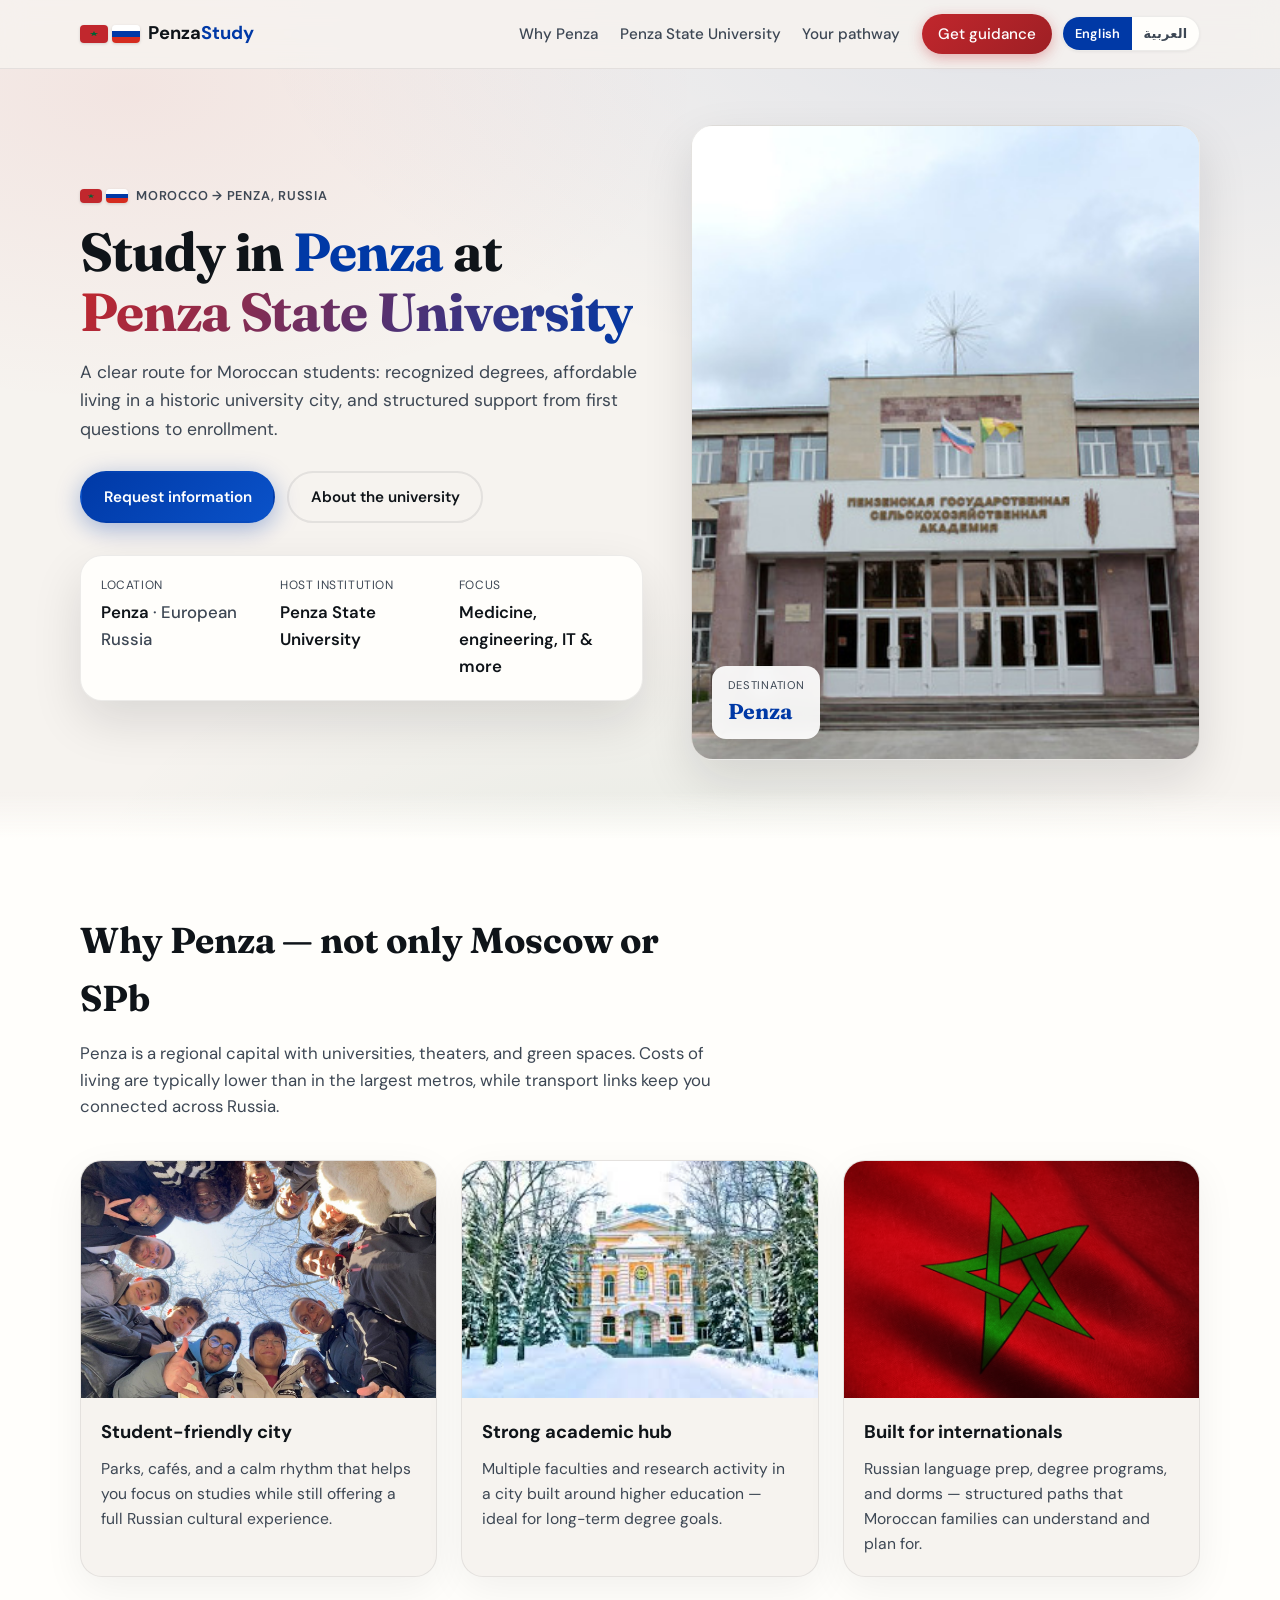
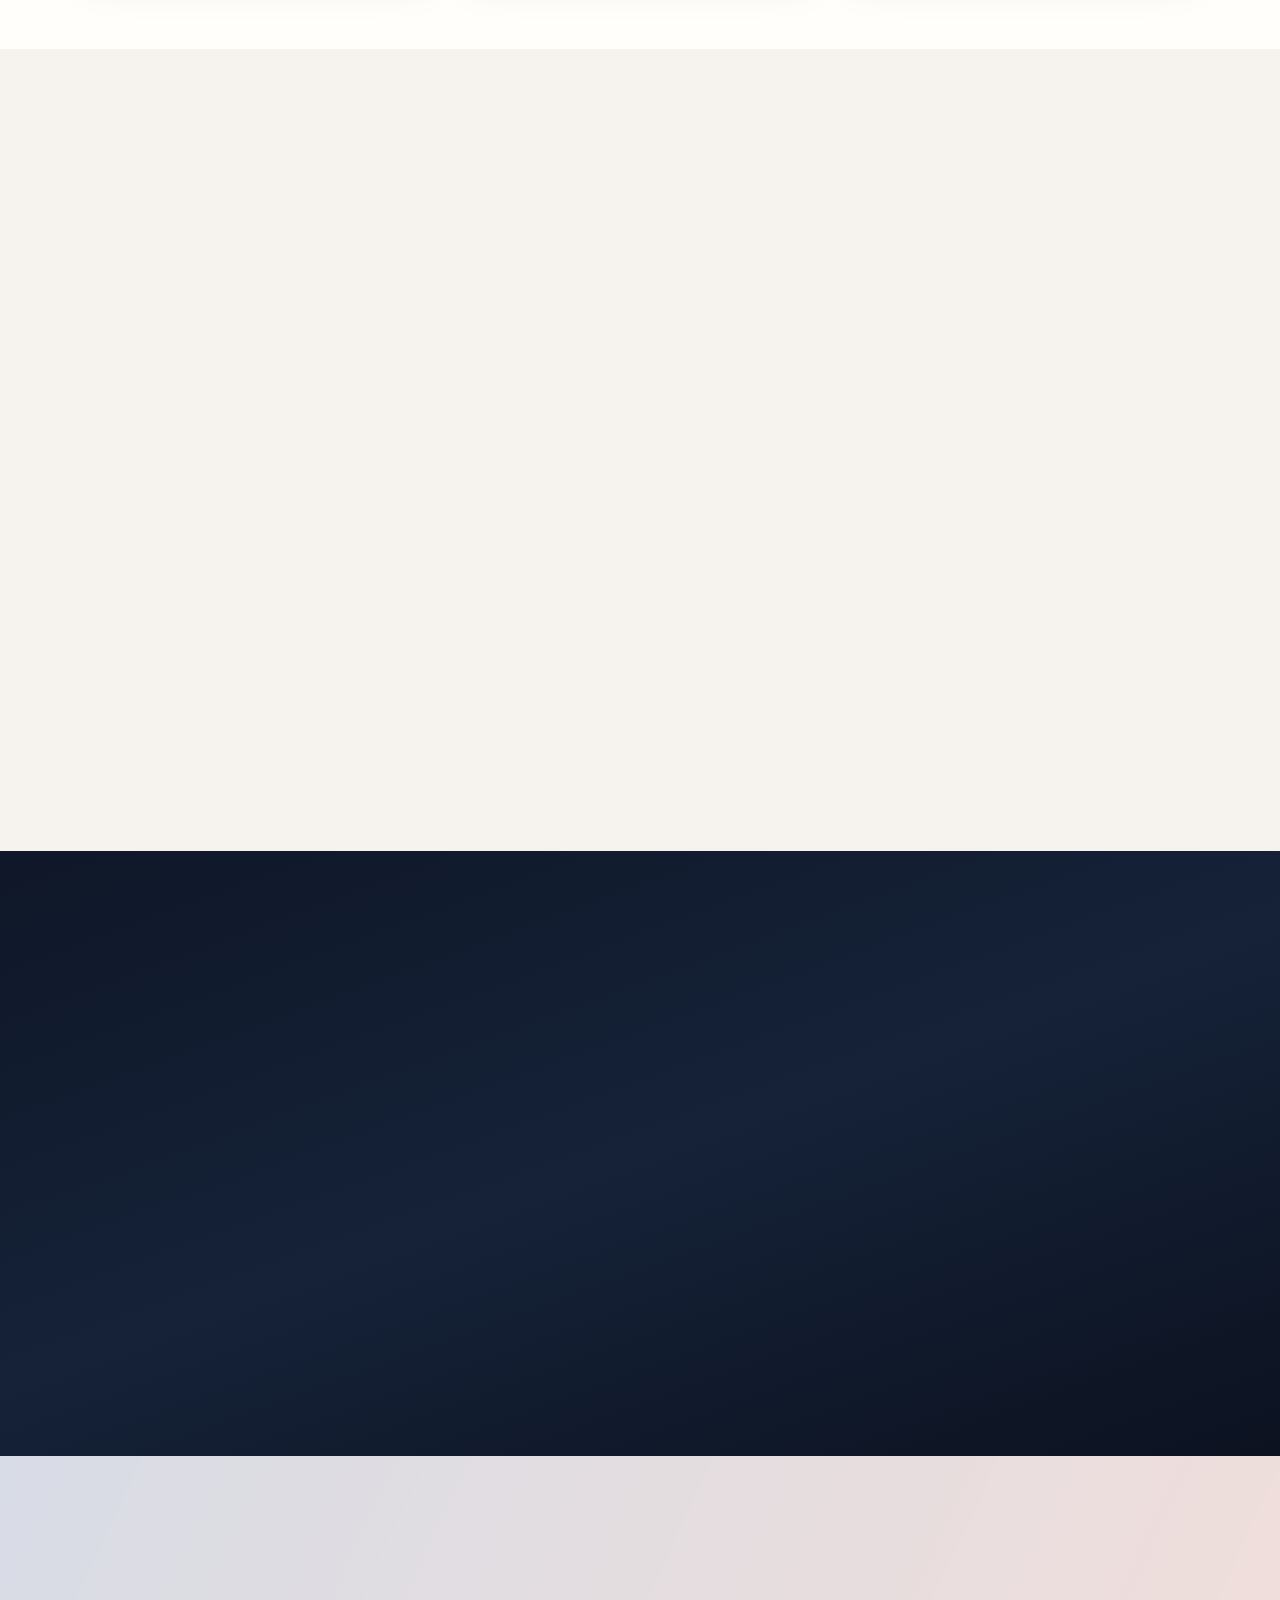
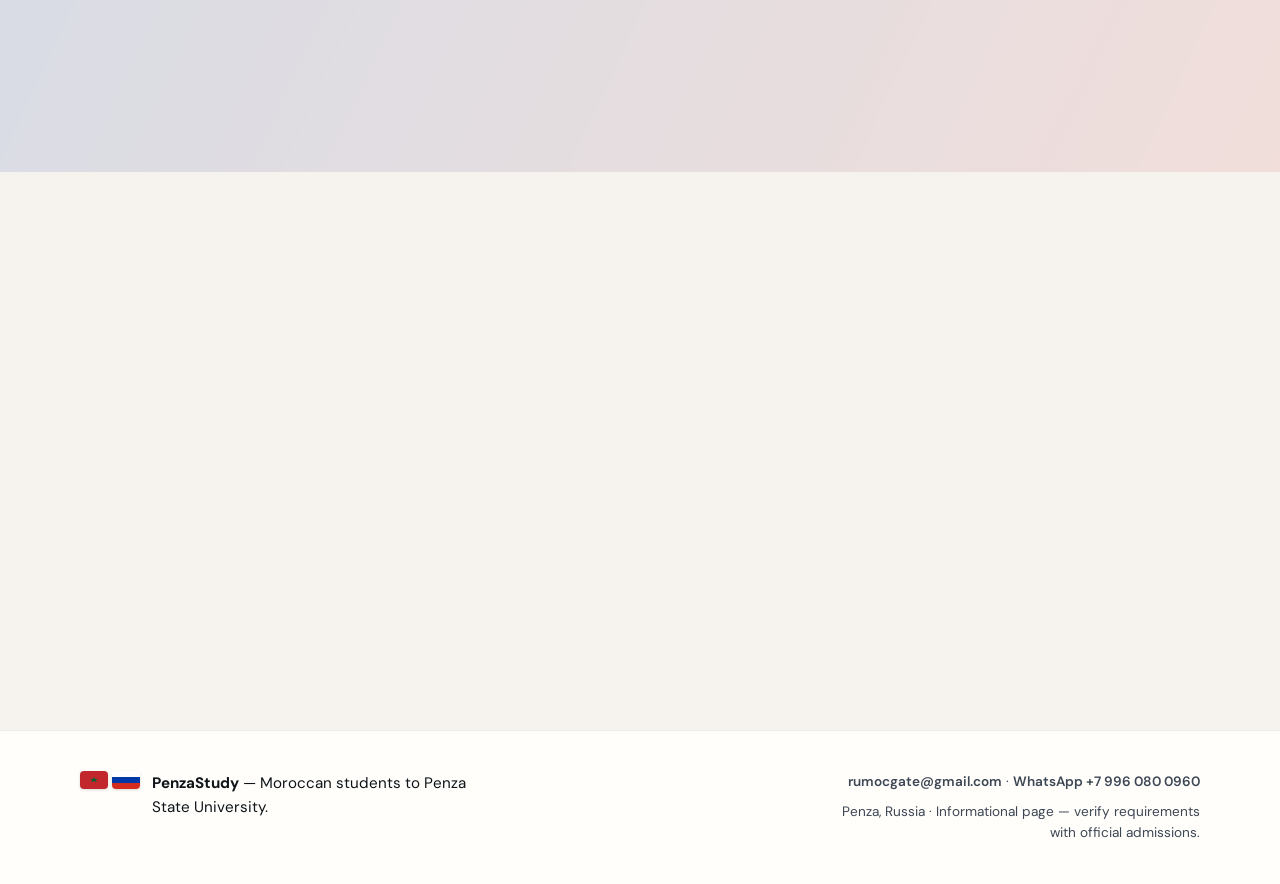
<file: index.html>
<!DOCTYPE html>
<html lang="en">
<head>
  <meta charset="UTF-8" />
  <meta name="viewport" content="width=device-width, initial-scale=1.0, viewport-fit=cover" />
  <title>Study in Penza — Penza State University | Morocco → Russia</title>
  <meta id="meta-desc" name="description" content="Moroccan students: study in Penza, Russia at Penza State University. Programs, admissions support, and life in Penza." />
  <link rel="preconnect" href="https://fonts.googleapis.com" />
  <link rel="preconnect" href="https://fonts.gstatic.com" crossorigin />
  <link href="https://fonts.googleapis.com/css2?family=DM+Sans:ital,opsz,wght@0,9..40,400;0,9..40,500;0,9..40,600;0,9..40,700;1,9..40,400&family=Fraunces:opsz,wght@9..144,600;9..144,700&family=Noto+Sans+Arabic:wght@400;500;600;700&display=swap" rel="stylesheet" />
  <link rel="stylesheet" href="style.css" />
</head>
<body>
  <div class="bg-gradient" aria-hidden="true"></div>

  <header class="header">
    <div class="container header__inner">
      <a href="#top" class="logo" id="top">
        <span class="logo__flags" aria-hidden="true">
          <span class="flag flag--ma" data-i18n-title="title_ma"></span>
          <span class="flag flag--ru" data-i18n-title="title_ru"></span>
        </span>
        <span class="logo__text"><span data-i18n="logo_pen">Penza</span><span class="logo__accent" data-i18n="logo_study">Study</span></span>
      </a>
      <div class="header__cluster">
        <button type="button" class="nav-toggle" aria-label="Open menu" aria-expanded="false">
          <span></span><span></span><span></span>
        </button>
        <nav class="nav" aria-label="Main">
          <a href="#why-penza" data-i18n="nav_why">Why Penza</a>
          <a href="#university" data-i18n="nav_univ">Penza State University</a>
          <a href="#pathway" data-i18n="nav_path">Your pathway</a>
          <a href="#contact" class="nav__cta" data-i18n="nav_cta">Get guidance</a>
        </nav>
        <div class="lang-switch" role="group" aria-label="Language">
          <button type="button" class="lang-switch__btn is-active" data-set-lang="en" aria-pressed="true">English</button>
          <button type="button" class="lang-switch__btn" data-set-lang="ar" aria-pressed="false">العربية</button>
        </div>
      </div>
    </div>
  </header>

  <main>
    <section class="hero">
      <div class="container hero__grid">
        <div class="hero__content">
          <p class="eyebrow reveal" data-reveal>
            <span class="eyebrow__flags" aria-hidden="true"><span class="flag flag--ma flag--sm"></span><span class="flag flag--ru flag--sm"></span></span>
            <span data-i18n="eyebrow">Morocco → Penza, Russia</span>
          </p>
          <h1 class="hero__title reveal" data-reveal data-i18n-html="hero_title"></h1>
          <p class="hero__lead reveal" data-reveal data-i18n="hero_lead">
            A clear route for Moroccan students: recognized degrees, affordable living in a historic university city, and structured support from first questions to enrollment.
          </p>
          <div class="hero__actions reveal" data-reveal>
            <a href="#contact" class="btn btn--primary" data-i18n="btn_request">Request information</a>
            <a href="#university" class="btn btn--ghost" data-i18n="btn_about">About the university</a>
          </div>
          <dl class="hero__stats reveal" data-reveal>
            <div><dt data-i18n="stat_loc">Location</dt><dd><span data-i18n="stat_loc_city">Penza</span> <span class="muted" data-i18n="stat_loc_muted">· European Russia</span></dd></div>
            <div><dt data-i18n="stat_host">Host institution</dt><dd data-i18n="stat_host_dd">Penza State University</dd></div>
            <div><dt data-i18n="stat_focus">Focus</dt><dd data-i18n="stat_focus_dd">Medicine, engineering, IT &amp; more</dd></div>
          </dl>
        </div>
        <div class="hero__visual reveal" data-reveal>
          <div class="hero__card float-slow">
            <img src="images/pgsha15102015.jpg" alt="Penza State University — study destination" data-i18n-alt="hero_img_alt" class="hero__img" width="640" height="720" />
            <div class="hero__badge">
              <span class="hero__badge-label" data-i18n="hero_badge_label">Destination</span>
              <span class="hero__badge-value" data-i18n="hero_badge_value">Penza</span>
            </div>
          </div>
        </div>
      </div>
      <div class="hero__wave" aria-hidden="true"></div>
    </section>

    <section class="section section--alt" id="why-penza">
      <div class="container">
        <header class="section__head reveal" data-reveal>
          <h2 data-i18n="why_title">Why Penza — not only Moscow or SPb</h2>
          <p class="section__sub" data-i18n="why_sub">Penza is a regional capital with universities, theaters, and green spaces. Costs of living are typically lower than in the largest metros, while transport links keep you connected across Russia.</p>
        </header>
        <div class="cards">
          <article class="card reveal" data-reveal>
            <div class="card__media">
              <img src="images/whatsapp_image_2025_02_28_at_15_15_24_2_.jpeg" alt="Life and public spaces in Penza" data-i18n-alt="card1_alt" width="480" height="320" loading="lazy" />
            </div>
            <h3 data-i18n="card1_h">Student-friendly city</h3>
            <p data-i18n="card1_p">Parks, cafés, and a calm rhythm that helps you focus on studies while still offering a full Russian cultural experience.</p>
          </article>
          <article class="card reveal" data-reveal>
            <div class="card__media">
              <img src="images/images.jpg" alt="Penza State University — campus and student life" data-i18n-alt="card2_alt" width="480" height="320" loading="lazy" />
            </div>
            <h3 data-i18n="card2_h">Strong academic hub</h3>
            <p data-i18n="card2_p">Multiple faculties and research activity in a city built around higher education — ideal for long-term degree goals.</p>
          </article>
          <article class="card reveal" data-reveal>
            <div class="card__media">
              <img src="images/closeup-shot-waving-flag-morocco-with-interesting-textures.jpg" alt="Morocco — students heading to study in Russia" data-i18n-alt="card3_alt" width="480" height="320" loading="lazy" />
            </div>
            <h3 data-i18n="card3_h">Built for internationals</h3>
            <p data-i18n="card3_p">Russian language prep, degree programs, and dorms — structured paths that Moroccan families can understand and plan for.</p>
          </article>
        </div>
      </div>
    </section>

    <section class="section" id="university">
      <div class="container split">
        <div class="split__text reveal" data-reveal>
          <h2 data-i18n="uni_h">Penza State University</h2>
          <p class="lead" data-i18n-html="uni_lead"><strong>Penza State University</strong> (Пензенский государственный университет) is the flagship public university in Penza Oblast. It offers undergraduate and graduate programs across sciences, engineering, medicine-related tracks, economics, humanities, and education — with pathways designed for international applicants.</p>
          <ul class="checks">
            <li data-i18n="check1">Recognized degrees and campus infrastructure in Penza city center area</li>
            <li data-i18n="check2">Russian language courses and degree programs taught according to federal standards</li>
            <li data-i18n="check3">Student housing options and on-campus services for enrolled students</li>
            <li data-i18n="check4">Regional networking — internships and local industry ties in Penza</li>
          </ul>
          <a href="#contact" class="btn btn--secondary" data-i18n="btn_programs">Talk about programs</a>
        </div>
        <figure class="split__figure reveal" data-reveal>
          <img src="images/pgsha15102015.jpg" alt="Penza State University" data-i18n-alt="uni_img_alt" loading="lazy" decoding="async" />
          <figcaption class="split__caption" data-i18n="uni_caption">Penza State University · Penza, Russia</figcaption>
        </figure>
      </div>
    </section>

    <section class="section section--dark" id="pathway">
      <div class="container">
        <header class="section__head section__head--light reveal" data-reveal>
          <h2 data-i18n="path_title">Your pathway from Morocco</h2>
          <p class="section__sub" data-i18n="path_sub">A simple outline — exact steps depend on faculty and year; we help you align documents and timelines.</p>
        </header>
        <ol class="timeline">
          <li class="timeline__item reveal" data-reveal>
            <span class="timeline__step">01</span>
            <h3 data-i18n="t1_h">Choose program &amp; intake</h3>
            <p data-i18n="t1_p">Select field (e.g. general medicine, engineering, IT), language of instruction goal, and target semester.</p>
          </li>
          <li class="timeline__item reveal" data-reveal>
            <span class="timeline__step">02</span>
            <h3 data-i18n="t2_h">Documents &amp; legalization</h3>
            <p data-i18n="t2_p">Secondary school certificate, passport, translations/apostille as required — prepared for Penza State University admissions.</p>
          </li>
          <li class="timeline__item reveal" data-reveal>
            <span class="timeline__step">03</span>
            <h3 data-i18n="t3_h">Invitation &amp; visa</h3>
            <p data-i18n="t3_p">Enrollment steps leading to invitation letter and Russian student visa application in Morocco.</p>
          </li>
          <li class="timeline__item reveal" data-reveal>
            <span class="timeline__step">04</span>
            <h3 data-i18n="t4_h">Arrival in Penza</h3>
            <p data-i18n="t4_p">Registration, dorm or housing, orientation — start classes at Penza State University with clarity.</p>
          </li>
        </ol>
      </div>
    </section>

    <section class="section cta-band">
      <div class="container cta-band__inner reveal" data-reveal>
        <div class="cta-band__text">
          <h2 data-i18n="cta_h">Ready to plan Penza State University?</h2>
          <p data-i18n="cta_p">Email or message us on WhatsApp — we’ll answer questions about Penza, programs, and budgets for Moroccan families.</p>
        </div>
        <a href="#contact" class="btn btn--light btn--pulse" data-i18n="cta_btn">Start the conversation</a>
      </div>
    </section>

    <section class="section" id="contact">
      <div class="container narrow">
        <header class="section__head reveal" data-reveal>
          <h2 data-i18n="contact_h">Get guidance</h2>
          <p class="section__sub" data-i18n="contact_sub">Reach out by email or WhatsApp — we reply with next steps for Penza State University and life in Penza.</p>
        </header>
        <div class="contact-card reveal" data-reveal>
          <div class="contact-card__actions">
            <a class="btn btn--primary contact-card__btn" id="contact-email-btn" href="https://mail.google.com/mail/?view=cm&amp;fs=1&amp;to=rumocgate@gmail.com&amp;su=Inquiry%20%E2%80%94%20Study%20in%20Penza%20%2F%20Penza%20State%20University" target="_blank" rel="noopener noreferrer" data-i18n="email_btn_label">Email rumocgate@gmail.com</a>
            <a class="btn btn--whatsapp contact-card__btn" href="https://wa.me/79960800960" target="_blank" rel="noopener noreferrer" data-i18n="wa_btn_label">WhatsApp +7&nbsp;996&nbsp;080&nbsp;0960</a>
          </div>
          <p class="contact-card__hint" data-i18n="contact_hint">Tip: in your first message, mention your program interest and when you hope to start.</p>
        </div>
      </div>
    </section>
  </main>

  <footer class="footer">
    <div class="container footer__inner">
      <div class="footer__brand">
        <span class="logo__flags" aria-hidden="true">
          <span class="flag flag--ma"></span>
          <span class="flag flag--ru"></span>
        </span>
        <p><strong>PenzaStudy</strong> — <span data-i18n="footer_line">Moroccan students to Penza State University.</span></p>
      </div>
      <div class="footer__meta">
        <p class="footer__contact-line"><a href="https://mail.google.com/mail/?view=cm&amp;fs=1&amp;to=rumocgate@gmail.com&amp;su=Inquiry%20%E2%80%94%20Study%20in%20Penza%20%2F%20Penza%20State%20University" id="footer-email-link" target="_blank" rel="noopener noreferrer">rumocgate@gmail.com</a> · <a href="https://wa.me/79960800960" target="_blank" rel="noopener noreferrer"><span data-i18n="footer_wa">WhatsApp +7&nbsp;996&nbsp;080&nbsp;0960</span></a></p>
        <p data-i18n="footer_disclaimer">Penza, Russia · Informational page — verify requirements with official admissions.</p>
      </div>
    </div>
  </footer>

  <script src="main.js"></script>
</body>
</html>
</file>
<file: style.css>
/* Penza / Penza State University — Moroccan → Russia landing */

:root {
  --ma-red: #c1272d;
  --ma-green: #006233;
  --ru-white: #ffffff;
  --ru-blue: #0039a6;
  --ru-red: #d52b1e;
  --ink: #0f1419;
  --ink-soft: #3d4754;
  --surface: #f6f3ef;
  --surface-2: #fffefb;
  --line: rgba(15, 20, 25, 0.08);
  --shadow: 0 20px 50px rgba(15, 20, 25, 0.12);
  --radius: 14px;
  --radius-lg: 22px;
  --font: "DM Sans", system-ui, sans-serif;
  --font-display: "Fraunces", Georgia, serif;
  --ease-out: cubic-bezier(0.22, 1, 0.36, 1);
}

*,
*::before,
*::after {
  box-sizing: border-box;
}

html {
  scroll-behavior: smooth;
}

body {
  margin: 0;
  font-family: var(--font);
  font-size: 1.05rem;
  line-height: 1.6;
  color: var(--ink);
  background: var(--surface);
  overflow-x: hidden;
}

.bg-gradient {
  position: fixed;
  inset: 0;
  z-index: -2;
  background:
    radial-gradient(120% 80% at 85% 0%, rgba(0, 57, 166, 0.09), transparent 55%),
    radial-gradient(90% 70% at 10% 10%, rgba(193, 39, 45, 0.07), transparent 50%),
    radial-gradient(80% 60% at 50% 100%, rgba(0, 98, 51, 0.06), transparent 55%),
    var(--surface);
}

img {
  max-width: 100%;
  height: auto;
  display: block;
}

a {
  color: var(--ru-blue);
  text-decoration: none;
}

a:hover {
  text-decoration: underline;
}

.container {
  width: min(1120px, 100% - 2.5rem);
  margin-inline: auto;
}

.narrow {
  width: min(560px, 100% - 2.5rem);
}

/* Flags — CSS + clip for Morocco star approximation */
.flag {
  display: inline-block;
  border-radius: 4px;
  box-shadow: 0 1px 3px rgba(0, 0, 0, 0.15);
}

.flag--sm {
  width: 22px;
  height: 14px;
  vertical-align: middle;
}

.flag:not(.flag--sm) {
  width: 28px;
  height: 18px;
}

.flag--ma {
  background: var(--ma-red);
  position: relative;
}

.flag--ma::after {
  content: "";
  position: absolute;
  inset: 0;
  margin: auto;
  width: 32%;
  height: 32%;
  background: var(--ma-green);
  clip-path: polygon(
    50% 0%,
    61% 35%,
    98% 35%,
    68% 57%,
    79% 91%,
    50% 70%,
    21% 91%,
    32% 57%,
    2% 35%,
    39% 35%
  );
}

.flag--ru {
  background: linear-gradient(
    to bottom,
    var(--ru-white) 0%,
    var(--ru-white) 33.33%,
    var(--ru-blue) 33.33%,
    var(--ru-blue) 66.66%,
    var(--ru-red) 66.66%
  );
}

.logo__flags {
  display: inline-flex;
  gap: 4px;
  align-items: center;
}

/* Header */
.header {
  position: sticky;
  top: 0;
  z-index: 100;
  background: rgba(246, 243, 239, 0.85);
  backdrop-filter: blur(12px);
  border-bottom: 1px solid var(--line);
}

/* establish positioning for mobile nav dropdown */
.header .container {
  position: relative;
}

.header__inner {
  display: flex;
  align-items: center;
  justify-content: space-between;
  gap: 1rem;
  padding-block: 0.85rem;
}

.header__cluster {
  display: flex;
  align-items: center;
  gap: 0.65rem;
  flex-wrap: nowrap;
}

.lang-switch {
  display: inline-flex;
  border-radius: 999px;
  border: 1px solid var(--line);
  background: var(--surface-2);
  box-shadow: 0 1px 3px rgba(15, 20, 25, 0.06);
  overflow: hidden;
  flex-shrink: 0;
}

.lang-switch__btn {
  margin: 0;
  padding: 0.38rem 0.72rem;
  border: 0;
  cursor: pointer;
  font: inherit;
  font-size: 0.8rem;
  font-weight: 600;
  letter-spacing: 0.02em;
  background: transparent;
  color: var(--ink-soft);
  transition: background 0.2s, color 0.2s;
}

.lang-switch__btn:hover {
  color: var(--ink);
  background: rgba(15, 20, 25, 0.04);
}

.lang-switch__btn.is-active {
  background: var(--ru-blue);
  color: #fff;
}

.lang-switch__btn.is-active:hover {
  color: #fff;
  background: #0a52c9;
}

.logo {
  display: inline-flex;
  align-items: center;
  gap: 0.5rem;
  font-weight: 700;
  font-size: 1.15rem;
  color: var(--ink);
  text-decoration: none;
}

.logo:hover {
  text-decoration: none;
}

.logo__accent {
  color: var(--ru-blue);
  font-weight: 700;
}

.nav {
  display: flex;
  align-items: center;
  gap: 1.35rem;
  flex-wrap: wrap;
}

.nav a {
  color: var(--ink-soft);
  font-weight: 500;
  font-size: 0.95rem;
  text-decoration: none;
}

.nav a:hover {
  color: var(--ink);
  text-decoration: none;
}

.nav__cta {
  padding: 0.5rem 1rem;
  border-radius: 999px;
  background: linear-gradient(135deg, var(--ma-red), #9e1f24);
  color: #fff !important;
  box-shadow: 0 4px 14px rgba(193, 39, 45, 0.35);
  transition: transform 0.25s var(--ease-out), box-shadow 0.25s;
}

.nav__cta:hover {
  transform: translateY(-1px);
  box-shadow: 0 8px 22px rgba(193, 39, 45, 0.35);
  color: #fff !important;
}

.nav-toggle {
  display: none;
  flex-direction: column;
  gap: 5px;
  background: none;
  border: 0;
  padding: 0.5rem;
  cursor: pointer;
}

.nav-toggle span {
  display: block;
  width: 22px;
  height: 2px;
  background: var(--ink);
  border-radius: 1px;
  transition: transform 0.25s var(--ease-out), opacity 0.2s;
}

@media (max-width: 768px) {
  .nav-toggle {
    display: flex;
  }

  .nav {
    position: absolute;
    top: 100%;
    left: 0;
    right: 0;
    flex-direction: column;
    align-items: stretch;
    padding: 1rem 1.25rem 1.25rem;
    background: var(--surface-2);
    border-bottom: 1px solid var(--line);
    gap: 0;
    max-height: 0;
    overflow: hidden;
    opacity: 0;
    pointer-events: none;
    transition: max-height 0.35s var(--ease-out), opacity 0.25s;
  }

  .nav.is-open {
    max-height: 320px;
    opacity: 1;
    pointer-events: auto;
  }

  .nav a {
    padding: 0.65rem 0;
    border-bottom: 1px solid var(--line);
  }

  .nav a:last-child {
    border-bottom: 0;
    margin-top: 0.5rem;
    text-align: center;
  }
}

/* Hero */
.hero {
  position: relative;
  padding-block: 3.5rem 5rem;
}

.hero__grid {
  display: grid;
  grid-template-columns: 1.05fr 0.95fr;
  gap: 3rem;
  align-items: center;
}

@media (max-width: 900px) {
  .hero__grid {
    grid-template-columns: 1fr;
  }
}

.eyebrow {
  display: inline-flex;
  align-items: center;
  gap: 0.5rem;
  font-size: 0.8rem;
  font-weight: 600;
  letter-spacing: 0.06em;
  text-transform: uppercase;
  color: var(--ink-soft);
  margin: 0 0 1rem;
}

.eyebrow__flags {
  display: inline-flex;
  gap: 4px;
}

.hero__title {
  font-family: var(--font-display);
  font-size: clamp(2.2rem, 4.5vw, 3.35rem);
  line-height: 1.12;
  font-weight: 700;
  margin: 0 0 1rem;
  letter-spacing: -0.02em;
}

.hero__title em {
  font-style: normal;
  color: var(--ru-blue);
}

.hero__title strong {
  font-weight: 700;
  background: linear-gradient(120deg, var(--ma-red), var(--ru-blue));
  -webkit-background-clip: text;
  background-clip: text;
  color: transparent;
}

.hero__lead {
  margin: 0 0 1.75rem;
  color: var(--ink-soft);
  font-size: 1.1rem;
  max-width: 34em;
}

.hero__actions {
  display: flex;
  flex-wrap: wrap;
  gap: 0.75rem;
  margin-bottom: 2rem;
}

.btn {
  display: inline-flex;
  align-items: center;
  justify-content: center;
  padding: 0.75rem 1.35rem;
  border-radius: 999px;
  font-weight: 600;
  font-size: 0.95rem;
  border: 2px solid transparent;
  cursor: pointer;
  text-decoration: none;
  transition: transform 0.25s var(--ease-out), box-shadow 0.25s, background 0.25s, border-color 0.25s;
  font-family: inherit;
}

.btn:hover {
  text-decoration: none;
}

.btn--primary {
  background: linear-gradient(135deg, var(--ru-blue), #0a52c9);
  color: #fff;
  box-shadow: 0 6px 24px rgba(0, 57, 166, 0.35);
}

.btn--primary:hover {
  transform: translateY(-2px);
  box-shadow: 0 12px 32px rgba(0, 57, 166, 0.4);
  color: #fff;
}

.btn--ghost {
  background: transparent;
  border-color: var(--line);
  color: var(--ink);
}

.btn--ghost:hover {
  border-color: var(--ink-soft);
  background: var(--surface-2);
  color: var(--ink);
}

.btn--secondary {
  background: var(--surface-2);
  border-color: var(--ru-blue);
  color: var(--ru-blue);
}

.btn--secondary:hover {
  background: rgba(0, 57, 166, 0.08);
  color: var(--ru-blue);
}

.btn--light {
  background: #fff;
  color: var(--ink);
  box-shadow: var(--shadow);
}

.btn--light:hover {
  transform: translateY(-2px);
  color: var(--ink);
}

.btn--block {
  width: 100%;
}

.btn--pulse {
  animation: pulse-soft 2.8s ease-in-out infinite;
}

@keyframes pulse-soft {
  0%,
  100% {
    box-shadow: 0 6px 24px rgba(255, 255, 255, 0.25);
  }
  50% {
    box-shadow: 0 10px 36px rgba(255, 255, 255, 0.45);
  }
}

.hero__stats {
  display: grid;
  grid-template-columns: repeat(auto-fit, minmax(160px, 1fr));
  gap: 1rem;
  margin: 0;
  padding: 1.25rem;
  background: var(--surface-2);
  border-radius: var(--radius-lg);
  border: 1px solid var(--line);
  box-shadow: var(--shadow);
}

.hero__stats dt {
  font-size: 0.75rem;
  text-transform: uppercase;
  letter-spacing: 0.05em;
  color: var(--ink-soft);
  margin: 0 0 0.25rem;
}

.hero__stats dd {
  margin: 0;
  font-weight: 600;
}

.muted {
  font-weight: 500;
  color: var(--ink-soft);
}

.hero__card {
  position: relative;
  border-radius: var(--radius-lg);
  overflow: hidden;
  box-shadow: var(--shadow);
  border: 1px solid var(--line);
  background: linear-gradient(145deg, var(--surface-2), #e8e4de);
}

.hero__img {
  width: 100%;
  aspect-ratio: 4 / 5;
  object-fit: cover;
}

.hero__badge {
  position: absolute;
  bottom: 1.25rem;
  left: 1.25rem;
  padding: 0.65rem 1rem;
  background: rgba(255, 255, 255, 0.92);
  backdrop-filter: blur(8px);
  border-radius: var(--radius);
  box-shadow: 0 8px 24px rgba(0, 0, 0, 0.1);
}

.hero__badge-label {
  display: block;
  font-size: 0.7rem;
  text-transform: uppercase;
  letter-spacing: 0.06em;
  color: var(--ink-soft);
}

.hero__badge-value {
  font-family: var(--font-display);
  font-size: 1.35rem;
  font-weight: 700;
  color: var(--ru-blue);
}

.float-slow {
  animation: float-y 7s ease-in-out infinite;
}

@keyframes float-y {
  0%,
  100% {
    transform: translateY(0);
  }
  50% {
    transform: translateY(-10px);
  }
}

.hero__wave {
  position: absolute;
  bottom: 0;
  left: 0;
  right: 0;
  height: 48px;
  background: linear-gradient(to top, var(--surface-2), transparent);
  pointer-events: none;
}

/* Sections */
.section {
  padding-block: 4.5rem;
}

.section--alt {
  background: var(--surface-2);
}

.section__head {
  max-width: 640px;
  margin-bottom: 2.5rem;
}

.section__head h2 {
  font-family: var(--font-display);
  font-size: clamp(1.75rem, 3vw, 2.25rem);
  margin: 0 0 0.75rem;
}

.section__sub {
  margin: 0;
  color: var(--ink-soft);
}

.section--dark {
  background: linear-gradient(160deg, #0f1728 0%, #152238 50%, #0c1220 100%);
  color: #e8ecf4;
}

.section--dark .section__sub {
  color: rgba(232, 236, 244, 0.78);
}

.section__head--light h2 {
  color: #fff;
}

.cards {
  display: grid;
  grid-template-columns: repeat(auto-fit, minmax(280px, 1fr));
  gap: 1.5rem;
}

.card {
  background: var(--surface);
  border-radius: var(--radius-lg);
  overflow: hidden;
  border: 1px solid var(--line);
  box-shadow: 0 12px 40px rgba(15, 20, 25, 0.06);
  transition: transform 0.35s var(--ease-out), box-shadow 0.35s;
}

.card:hover {
  transform: translateY(-6px);
  box-shadow: var(--shadow);
}

.card__media {
  aspect-ratio: 3 / 2;
  overflow: hidden;
  background: #ddd;
}

.card__media img {
  width: 100%;
  height: 100%;
  object-fit: cover;
  transition: transform 0.5s var(--ease-out);
}

.card:hover .card__media img {
  transform: scale(1.04);
}

.card h3 {
  margin: 0 0 0.5rem;
  padding: 0 1.25rem;
  padding-top: 1.25rem;
  font-size: 1.15rem;
}

.card p {
  margin: 0;
  padding: 0 1.25rem 1.25rem;
  color: var(--ink-soft);
  font-size: 0.98rem;
}

/* Split */
.split {
  display: grid;
  grid-template-columns: 1fr 1fr;
  gap: 3rem;
  align-items: center;
}

@media (max-width: 860px) {
  .split {
    grid-template-columns: 1fr;
  }
}

.split__text h2 {
  font-family: var(--font-display);
  font-size: clamp(1.75rem, 3vw, 2.2rem);
  margin: 0 0 1rem;
}

.lead {
  color: var(--ink-soft);
  margin: 0 0 1rem;
}

.checks {
  margin: 0 0 1.5rem;
  padding-left: 1.1rem;
  color: var(--ink-soft);
}

.checks li {
  margin-bottom: 0.5rem;
}

.split__figure {
  margin: 0;
  border-radius: var(--radius-lg);
  overflow: hidden;
  box-shadow: var(--shadow);
  border: 1px solid var(--line);
}

.split__figure img {
  width: 100%;
  aspect-ratio: 7 / 8;
  object-fit: cover;
}

.split__caption {
  padding: 0.75rem 1rem;
  font-size: 0.85rem;
  color: var(--ink-soft);
  background: var(--surface-2);
}

/* Timeline */
.timeline {
  list-style: none;
  margin: 0;
  padding: 0;
  display: grid;
  grid-template-columns: repeat(auto-fit, minmax(220px, 1fr));
  gap: 1.5rem;
}

.timeline__item {
  background: rgba(255, 255, 255, 0.06);
  border: 1px solid rgba(255, 255, 255, 0.1);
  border-radius: var(--radius-lg);
  padding: 1.5rem;
  position: relative;
  overflow: hidden;
}

.timeline__item::before {
  content: "";
  position: absolute;
  top: 0;
  left: 0;
  right: 0;
  height: 3px;
  background: linear-gradient(90deg, var(--ma-red), var(--ru-blue), var(--ru-red));
  opacity: 0.9;
}

.timeline__step {
  display: inline-block;
  font-size: 0.75rem;
  font-weight: 700;
  letter-spacing: 0.08em;
  color: rgba(255, 255, 255, 0.5);
  margin-bottom: 0.75rem;
}

.timeline__item h3 {
  margin: 0 0 0.5rem;
  font-size: 1.1rem;
}

.timeline__item p {
  margin: 0;
  font-size: 0.95rem;
  color: rgba(232, 236, 244, 0.82);
}

/* CTA band */
.cta-band {
  padding-block: 3rem;
  background: linear-gradient(115deg, rgba(0, 57, 166, 0.12), rgba(193, 39, 45, 0.1));
}

.cta-band__inner {
  display: flex;
  flex-wrap: wrap;
  align-items: center;
  justify-content: space-between;
  gap: 1.5rem;
  padding: 2rem 2.25rem;
  background: linear-gradient(135deg, #122042, #1a3a6e);
  border-radius: var(--radius-lg);
  color: #e8ecf4;
  box-shadow: var(--shadow);
}

.cta-band__text {
  max-width: 520px;
}

.cta-band__text h2 {
  font-family: var(--font-display);
  margin: 0 0 0.5rem;
  font-size: clamp(1.5rem, 2.5vw, 1.85rem);
}

.cta-band__text p {
  margin: 0;
  color: rgba(232, 236, 244, 0.85);
}

/* Contact */
.contact-card {
  background: var(--surface-2);
  padding: 2rem;
  border-radius: var(--radius-lg);
  border: 1px solid var(--line);
  box-shadow: var(--shadow);
}

.contact-card__actions {
  display: flex;
  flex-direction: column;
  gap: 0.85rem;
}

.contact-card__btn {
  text-align: center;
}

.btn--whatsapp {
  background: linear-gradient(135deg, #25d366, #128c4a);
  color: #fff !important;
  box-shadow: 0 6px 22px rgba(37, 211, 102, 0.35);
}

.btn--whatsapp:hover {
  transform: translateY(-2px);
  box-shadow: 0 10px 28px rgba(37, 211, 102, 0.4);
  color: #fff !important;
}

.contact-card__hint {
  margin: 1.25rem 0 0;
  font-size: 0.9rem;
  color: var(--ink-soft);
}

/* Footer */
.footer {
  padding-block: 2.5rem;
  border-top: 1px solid var(--line);
  background: var(--surface-2);
}

.footer__inner {
  display: flex;
  flex-wrap: wrap;
  gap: 1rem;
  justify-content: space-between;
  align-items: flex-start;
}

.footer__brand {
  display: flex;
  align-items: flex-start;
  gap: 0.75rem;
  max-width: 400px;
}

.footer__brand p {
  margin: 0;
  font-size: 0.95rem;
}

.footer__meta {
  max-width: 380px;
  font-size: 0.85rem;
  color: var(--ink-soft);
  text-align: right;
}

.footer__meta p {
  margin: 0 0 0.5rem;
}

.footer__meta p:last-child {
  margin-bottom: 0;
}

.footer__meta a {
  color: var(--ink-soft);
  font-weight: 600;
}

.footer__meta a:hover {
  color: var(--ru-blue);
}

@media (max-width: 640px) {
  .footer__meta {
    text-align: left;
  }
}

/* Mobile — comfortable phone browsing (desktop layout unchanged) */
@media (max-width: 768px) {
  body {
    padding-left: env(safe-area-inset-left);
    padding-right: env(safe-area-inset-right);
  }

  .header {
    padding-top: env(safe-area-inset-top);
  }

  .container,
  .narrow {
    width: calc(100% - 1.5rem);
  }

  .hero {
    padding-block: 2.25rem 3rem;
  }

  .hero__visual {
    order: -1;
    max-width: 22rem;
    margin-inline: auto;
  }

  .hero__title {
    font-size: clamp(1.65rem, 7vw, 2.25rem);
  }

  .hero__lead {
    font-size: 1rem;
    max-width: none;
  }

  .hero__actions {
    flex-direction: column;
    align-items: stretch;
  }

  .hero__actions .btn {
    width: 100%;
    min-height: 3rem;
  }

  .hero__stats {
    grid-template-columns: 1fr;
    gap: 0.85rem;
    padding: 1rem;
  }

  .section {
    padding-block: 3rem;
  }

  .section__head h2 {
    font-size: clamp(1.45rem, 5.5vw, 1.85rem);
  }

  .btn {
    min-height: 3rem;
    font-size: 0.95rem;
    -webkit-tap-highlight-color: transparent;
  }

  .nav a {
    min-height: 2.75rem;
    display: flex;
    align-items: center;
  }

  .nav.is-open {
    max-height: 22rem;
  }

  .lang-switch__btn {
    min-height: 2.75rem;
    padding-inline: 0.7rem;
  }

  .card:hover {
    transform: none;
  }

  .card:hover .card__media img {
    transform: none;
  }

  .split__figure {
    max-width: 22rem;
    margin-inline: auto;
  }

  .cta-band__inner {
    flex-direction: column;
    align-items: stretch;
    text-align: center;
    padding: 1.5rem 1.25rem;
  }

  .cta-band__inner .btn {
    width: 100%;
  }

  .contact-card {
    padding: 1.5rem;
  }

  .contact-card__btn {
    min-height: 3rem;
  }

  .footer {
    padding-bottom: calc(2.5rem + env(safe-area-inset-bottom));
  }

  .footer__inner {
    flex-direction: column;
    gap: 1.25rem;
  }

  .footer__brand,
  .footer__meta {
    max-width: none;
  }

  .footer__meta {
    text-align: left;
  }

  .footer__contact-line {
    word-break: break-word;
  }

  .hero__grid > *,
  .split > *,
  .cards > * {
    min-width: 0;
  }

  html[dir="rtl"] .footer__meta {
    text-align: right;
  }
}

/* Arabic / RTL */
html[dir="rtl"] body,
html[dir="rtl"] .btn,
html[dir="rtl"] input,
html[dir="rtl"] select,
html[dir="rtl"] textarea {
  font-family: "Noto Sans Arabic", "DM Sans", system-ui, sans-serif;
}

html[dir="rtl"] .hero__title,
html[dir="rtl"] .logo,
html[dir="rtl"] .section__head h2,
html[dir="rtl"] .cta-band__text h2,
html[dir="rtl"] .split__text h2,
html[dir="rtl"] .card h3,
html[dir="rtl"] .timeline__item h3,
html[dir="rtl"] .hero__badge-value {
  font-family: "Noto Sans Arabic", Georgia, serif;
}

html[dir="rtl"] .footer__meta {
  text-align: left;
}

html[dir="rtl"] .checks {
  padding-right: 1.1rem;
  padding-left: 0;
}

/* Reveal on scroll */
.reveal {
  opacity: 0;
  transform: translateY(22px);
  transition:
    opacity 0.65s var(--ease-out),
    transform 0.65s var(--ease-out);
}

.reveal.is-visible {
  opacity: 1;
  transform: translateY(0);
}

@media (prefers-reduced-motion: reduce) {
  html {
    scroll-behavior: auto;
  }

  .reveal {
    opacity: 1;
    transform: none;
    transition: none;
  }

  .float-slow,
  .btn--pulse {
    animation: none;
  }

  .card:hover,
  .btn--primary:hover,
  .btn--light:hover {
    transform: none;
  }
}
</file>
